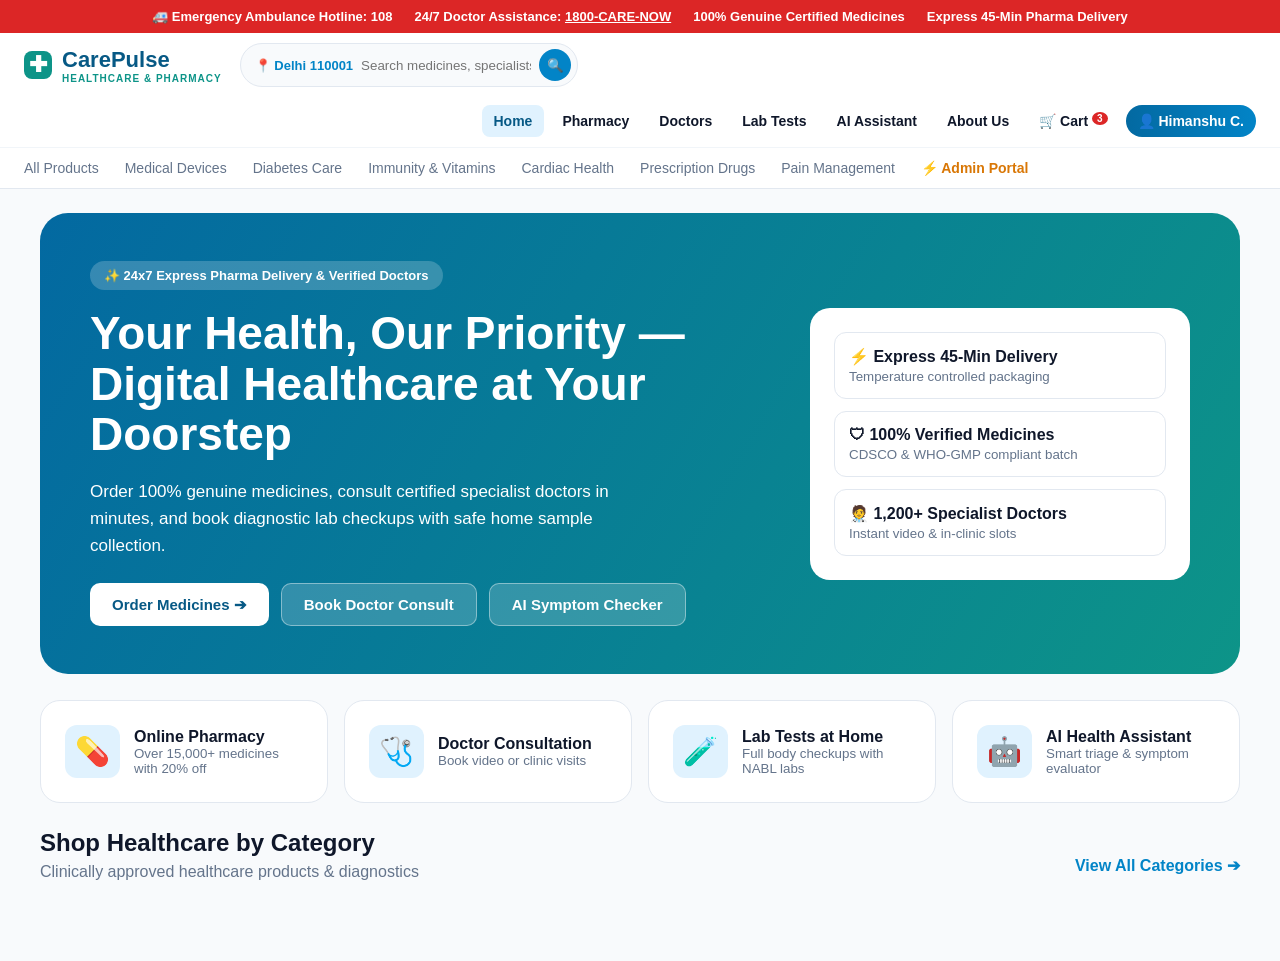
<file: carepulse.html>
<!DOCTYPE html>
<html lang="en">
<head>
<meta charset="UTF-8">
<meta name="viewport" content="width=device-width, initial-scale=1">
<title>CarePulse - Healthcare & Pharmacy</title>
<style>
:root{--blue:#0284c7;--teal:#0d9488;--dark:#0f172a;--mut:#64748b;--bd:#e2e8f0;--bg:#f8fafc;--red:#dc2626}
*{box-sizing:border-box;margin:0;padding:0;font-family:Inter,'Segoe UI',Arial,sans-serif}
body{background:var(--bg);color:var(--dark)}
a{cursor:pointer;color:inherit;text-decoration:none}
.top{background:var(--red);color:#fff;font-size:13px;font-weight:600;padding:9px 20px;display:flex;gap:22px;flex-wrap:wrap;justify-content:center}
header{background:#fff;border-bottom:1px solid var(--bd);position:sticky;top:0;z-index:5}
.nav{display:flex;align-items:center;gap:18px;padding:10px 24px;flex-wrap:wrap}
.logo{display:flex;align-items:center;gap:10px;font-weight:800;color:#075985;font-size:22px}
.logo i{background:var(--teal);color:#fff;width:28px;height:28px;border-radius:8px;display:grid;place-items:center;font-style:normal}
.logo small{display:block;font-size:10px;color:var(--teal);letter-spacing:1px}
.search{display:flex;align-items:center;border:1px solid var(--bd);border-radius:30px;padding:5px 6px 5px 14px;gap:8px;background:#f8fafc}
.search input{border:0;background:none;outline:0;width:170px}
.search b{color:var(--blue);font-size:13px}
.search button{background:var(--blue);color:#fff;border:0;border-radius:50%;width:32px;height:32px;cursor:pointer}
.links{display:flex;gap:6px;margin-left:auto;align-items:center;flex-wrap:wrap}
.links a{padding:8px 12px;border-radius:8px;font-weight:600;font-size:14px}
.links a.on{background:#e0f2fe;color:#075985}
.badge{background:var(--red);color:#fff;border-radius:50%;font-size:10px;padding:1px 5px;vertical-align:top}
.user{background:linear-gradient(90deg,#0369a1,#0284c7);color:#fff!important;border-radius:30px!important}
.cats{display:flex;gap:26px;padding:12px 24px;overflow-x:auto;font-size:14px;font-weight:500;color:var(--mut);border-top:1px solid #f1f5f9}
.cats a{white-space:nowrap}.cats a.adm{color:#d97706;font-weight:700}
main{max-width:1280px;margin:auto;padding:24px 40px 60px}
.page{display:none}.page.on{display:block}
h1{font-size:28px}h2{font-size:24px}
.sub{color:var(--mut);margin:6px 0 20px}
.card{background:#fff;border:1px solid var(--bd);border-radius:20px;padding:24px}
.btn{display:inline-block;border:0;border-radius:10px;padding:12px 22px;font-weight:700;cursor:pointer;font-size:15px;background:var(--blue);color:#fff}
.btn.g{background:var(--teal)}.btn.w{background:#fff;color:#075985}.btn.o{background:#fff;color:var(--dark);border:1px solid var(--bd)}
.btn.t{background:rgba(255,255,255,.18);color:#fff;border:1px solid rgba(255,255,255,.4)}
.hero{background:linear-gradient(120deg,#0369a1,#0d9488);color:#fff;border-radius:28px;padding:48px 50px;display:flex;gap:40px;flex-wrap:wrap;align-items:center;justify-content:space-between}
.hero h1{font-size:46px;line-height:1.1;max-width:600px;margin:18px 0}
.pill{background:rgba(255,255,255,.2);border-radius:20px;padding:7px 14px;font-size:13px;font-weight:700;display:inline-block}
.hero p{max-width:520px;line-height:1.6;margin-bottom:24px;font-size:17px}
.hero .btns{display:flex;gap:12px;flex-wrap:wrap}
.hbox{background:#fff;color:var(--dark);border-radius:20px;padding:24px;width:380px;display:grid;gap:12px}
.hbox div{border:1px solid var(--bd);border-radius:12px;padding:14px}.hbox small{color:var(--mut);display:block;margin-top:3px}
.grid4{display:grid;grid-template-columns:repeat(auto-fit,minmax(230px,1fr));gap:16px;margin:26px 0}
.feat{display:flex;gap:14px;align-items:center}.feat span{font-size:28px;background:#e0f2fe;border-radius:12px;padding:10px}
.feat small{color:var(--mut);display:block}
.row{display:flex;justify-content:space-between;align-items:center;gap:14px;flex-wrap:wrap}
.two{display:grid;grid-template-columns:1fr 1fr;max-width:960px;margin:20px auto;border:1px solid var(--bd);border-radius:24px;overflow:hidden;background:#fff}
.two>div{padding:40px}.two .side{background:linear-gradient(135deg,#e0f2fe,#f0fdfa);display:grid;place-items:center}
label{display:block;font-size:14px;font-weight:600;margin:16px 0 6px}
input.f,select.f{width:100%;padding:12px 14px;border:1px solid var(--bd);border-radius:10px;font-size:15px;background:#fff}
.full{width:100%;margin-top:18px}
.ticks li{list-style:none;margin:12px 0;font-weight:600;font-size:14px}.ticks li:before{content:"✓";color:#16a34a;background:#dcfce7;border-radius:50%;padding:2px 6px;margin-right:10px}
.crumb{font-size:14px;color:var(--mut);margin-bottom:16px}
.prod{display:grid;grid-template-columns:1fr 1.2fr;gap:36px}
.pimg{background:#f8fafc;border:1px solid var(--bd);border-radius:16px;height:380px;display:grid;place-items:center;font-size:110px}
.tag{background:#dcfce7;color:#15803d;font-size:12px;font-weight:700;padding:5px 10px;border-radius:6px}
.price{font-size:36px;font-weight:800}.price s{font-size:18px;color:#94a3b8;margin:0 10px}
.chips span{display:inline-block;background:#f1f5f9;border:1px solid var(--bd);border-radius:20px;padding:8px 14px;margin:4px 4px 0 0;font-size:14px;font-weight:600}
.qty{display:inline-flex;border:1px solid var(--bd);border-radius:8px;align-items:center}
.qty button{border:0;background:none;padding:10px 14px;cursor:pointer;font-weight:700}.qty b{padding:0 12px}
.stats{display:grid;grid-template-columns:repeat(auto-fit,minmax(200px,1fr));gap:16px;margin-top:20px}
.stats .card{text-align:center}.stats h2{font-size:38px}
.about{background:#111c33;color:#fff;border-radius:24px;padding:46px;margin-bottom:30px}.about h1{font-size:40px;margin:14px 0;max-width:640px}.about p{max-width:660px;line-height:1.7;margin-bottom:22px;color:#cbd5e1}
.cart{display:grid;grid-template-columns:2fr 1fr;gap:26px;align-items:start}
.ci{display:grid;grid-template-columns:30px 60px 1fr 110px 120px 80px 30px;gap:14px;align-items:center;padding:18px 0;border-bottom:1px solid var(--bd)}
.ci s{color:#94a3b8;font-size:13px;display:block}.ci em{font-style:normal;font-size:30px}
.sum div{display:flex;justify-content:space-between;margin:12px 0;color:#475569}
.free{color:#059669;font-weight:700}.tot{font-size:22px;font-weight:800;color:var(--dark)!important;border-top:1px solid var(--bd);padding-top:14px}
.steps{display:flex;gap:30px;justify-content:center;margin-bottom:24px;font-weight:700;color:#94a3b8}.steps .d{color:var(--teal)}.steps .c{color:var(--blue)}
.rx{background:#ecfdf5;border:1px solid #a7f3d0;color:#065f46;padding:16px;border-radius:12px;margin:16px 0}
.pay{display:flex;gap:14px;align-items:center;border:1px solid var(--bd);border-radius:12px;padding:16px;margin:12px 0;cursor:pointer}
.pay.sel{border-color:var(--blue);background:#f0f9ff}.pay small{color:var(--mut);display:block}
.tl{list-style:none;margin-top:20px}.tl li{padding:0 0 22px 46px;position:relative}
.tl li:before{content:"✓";position:absolute;left:0;top:0;width:30px;height:30px;border-radius:50%;background:#10b981;color:#fff;display:grid;place-items:center}
.tl li.live:before{content:"🛵";background:#dbeafe}.tl small{color:var(--blue);font-weight:700;display:block}.tl p{color:var(--mut);font-size:14px}
.eta{background:#ecfdf5;border:1px solid #6ee7b7;color:#065f46;font-weight:700;padding:10px 20px;border-radius:30px}
.fil{display:flex;gap:10px;flex-wrap:wrap;margin-bottom:20px}.fil button{border:1px solid var(--bd);background:#fff;border-radius:30px;padding:10px 18px;font-weight:600;cursor:pointer}.fil button.on{background:var(--blue);color:#fff}
.doc{display:flex;gap:24px;justify-content:space-between;flex-wrap:wrap;margin-bottom:20px}
.doc h3{font-size:22px}.doc .sp{color:var(--blue);font-weight:700;margin:6px 0}.doc .bk{background:#f8fafc;border:1px solid var(--bd);border-radius:12px;padding:18px;min-width:400px}
.slots{display:flex;gap:8px;margin:10px 0 14px;flex-wrap:wrap}.slots span{border:1px solid var(--bd);background:#fff;border-radius:8px;padding:8px 12px;font-size:13px;font-weight:600;cursor:pointer}.slots span.on{background:#e0f2fe;border-color:var(--blue)}
.sym{display:flex;gap:10px;flex-wrap:wrap;margin:10px 0 20px}.sym span{border:1px solid var(--bd);border-radius:30px;padding:10px 16px;cursor:pointer;font-weight:600;font-size:14px;background:#f8fafc}.sym span.on{background:var(--blue);color:#fff}
.res{background:#fffbeb;border:1px solid #fde68a;border-radius:14px;padding:20px;margin-top:22px;color:#78350f;display:none}
.kpi h2{font-size:42px;text-align:center}.kpi p{text-align:center;font-weight:700}.kpi small{display:block;text-align:center;color:var(--mut)}
table{width:100%;border-collapse:collapse}th,td{text-align:left;padding:16px 18px;border-bottom:1px solid #f1f5f9}th{background:#f1f5f9}
.yes,.no,.act{font-size:12px;font-weight:800;padding:4px 10px;border-radius:6px}.no,.act{background:#dcfce7;color:#15803d}.yes{background:#fee2e2;color:#b91c1c}
.sb{border:1px solid var(--bd);border-radius:8px;padding:8px 10px;background:#fff;font-size:13px;cursor:pointer}
#toast{position:fixed;bottom:24px;right:24px;background:var(--dark);color:#fff;padding:14px 20px;border-radius:10px;display:none;z-index:9}
@media(max-width:850px){main{padding:16px}.two,.prod,.cart{grid-template-columns:1fr}.ci{grid-template-columns:30px 1fr 80px}.hero h1{font-size:32px}.doc .bk{min-width:0;width:100%}}
</style>
</head>
<body>
<div class="top"><span>🚑 Emergency Ambulance Hotline: 108</span><span>24/7 Doctor Assistance: <u>1800-CARE-NOW</u></span><span>100% Genuine Certified Medicines</span><span>Express 45-Min Pharma Delivery</span></div>
<header>
<div class="nav">
 <a class="logo" onclick="go('home')"><i>✚</i><div>CarePulse<small>HEALTHCARE & PHARMACY</small></div></a>
 <div class="search"><b>📍 Delhi 110001</b><input placeholder="Search medicines, specialists"><button>🔍</button></div>
 <nav class="links" id="links">
  <a data-p="home" onclick="go('home')">Home</a><a data-p="product" onclick="go('product')">Pharmacy</a><a data-p="doctors" onclick="go('doctors')">Doctors</a><a>Lab Tests</a><a data-p="ai" onclick="go('ai')">AI Assistant</a><a data-p="about" onclick="go('about')">About Us</a>
  <a data-p="cart" onclick="go('cart')">🛒 Cart <span class="badge" id="cnt">3</span></a>
  <a class="user" onclick="go('login')">👤 Himanshu C.</a>
 </nav>
</div>
<div class="cats"><a>All Products</a><a>Medical Devices</a><a>Diabetes Care</a><a>Immunity & Vitamins</a><a>Cardiac Health</a><a>Prescription Drugs</a><a>Pain Management</a><a class="adm" onclick="go('admin')">⚡ Admin Portal</a></div>
</header>

<main>
<!-- 1 HOME -->
<section class="page" id="home">
 <div class="hero"><div><span class="pill">✨ 24x7 Express Pharma Delivery & Verified Doctors</span>
  <h1>Your Health, Our Priority — Digital Healthcare at Your Doorstep</h1>
  <p>Order 100% genuine medicines, consult certified specialist doctors in minutes, and book diagnostic lab checkups with safe home sample collection.</p>
  <div class="btns"><button class="btn w" onclick="go('product')">Order Medicines ➔</button><button class="btn t" onclick="go('doctors')">Book Doctor Consult</button><button class="btn t" onclick="go('ai')">AI Symptom Checker</button></div></div>
  <div class="hbox"><div><b>⚡ Express 45-Min Delivery</b><small>Temperature controlled packaging</small></div><div><b>🛡 100% Verified Medicines</b><small>CDSCO & WHO-GMP compliant batch</small></div><div><b>🧑‍⚕️ 1,200+ Specialist Doctors</b><small>Instant video & in-clinic slots</small></div></div></div>
 <div class="grid4">
  <div class="card feat"><span>💊</span><div><b>Online Pharmacy</b><small>Over 15,000+ medicines with 20% off</small></div></div>
  <div class="card feat"><span>🩺</span><div><b>Doctor Consultation</b><small>Book video or clinic visits</small></div></div>
  <div class="card feat"><span>🧪</span><div><b>Lab Tests at Home</b><small>Full body checkups with NABL labs</small></div></div>
  <div class="card feat"><span>🤖</span><div><b>AI Health Assistant</b><small>Smart triage & symptom evaluator</small></div></div>
 </div>
 <div class="row"><div><h2>Shop Healthcare by Category</h2><p class="sub">Clinically approved healthcare products & diagnostics</p></div><a style="color:var(--blue);font-weight:700">View All Categories ➔</a></div>
</section>

<!-- 2 REGISTER -->
<section class="page" id="register"><div class="two">
 <div><h1>Create Your Health Account</h1><p class="sub">Join CarePulse to manage prescriptions, doctors, and orders.</p>
  <label>Full Name</label><input class="f" value="Himanshu Choudhari">
  <label>Email Address</label><input class="f" type="email" value="himanshu.choudhari@gmail.com">
  <label>Phone Number</label><input class="f" value="+91 98765 43210">
  <label>Blood Group & Emergency Vitals</label><select class="f"><option>A Positive (A+)</option><option selected>B Positive (B+)</option><option>O Positive (O+)</option><option>AB Positive (AB+)</option></select>
  <label>Create Password</label><input class="f" type="password" value="password123456">
  <button class="btn full" onclick="toast('Account created!');go('login')">Create Account</button></div>
 <div class="side"><div class="card" style="text-align:center"><div style="font-size:70px">🏥</div><h2 style="color:#075985;margin:14px 0">More Than Just An Online Pharmacy</h2><p class="sub">Get exclusive healthcare deals, personalized dosage reminders, and effortless appointment scheduling.</p>
  <ul class="ticks" style="text-align:left"><li>Fast & Reliable 45-Min Delivery</li><li>100% Genuine Certified Medicines</li><li>Free Teleconsultation on First Order</li><li>24/7 Dedicated Pharmacist Support</li></ul></div></div>
</div></section>

<!-- 3 LOGIN -->
<section class="page" id="login"><div class="two">
 <div class="side"><div class="card"><b style="color:#075985">✚ CarePulse Health</b><h2 style="color:#075985;margin:12px 0">Welcome Back, Himanshu Choudhari 👋</h2><p class="sub">Log in to access your prescriptions, track active medicine dispatches, and consult your doctors.</p>
  <div style="font-size:50px;text-align:center">🩺💊📦</div>
  <div class="row" style="justify-content:space-around;text-align:center;border-top:1px solid var(--bd);margin-top:16px;padding-top:14px"><div><b style="color:var(--blue);font-size:20px">45m</b><br><small>Fast Delivery</small></div><div><b style="color:#16a34a;font-size:20px">100%</b><br><small>Secure Payments</small></div><div><b style="color:#d97706;font-size:20px">24/7</b><br><small>Doctor Care</small></div></div></div></div>
 <div><h1>Patient Login</h1><p class="sub">Enter your email and password to log in to your account.</p>
  <label>Email Address</label><input class="f" value="himanshu.choudhari@gmail.com">
  <label>Password</label><input class="f" type="password" value="12345678">
  <div class="row" style="margin-top:14px;font-size:14px"><span><input type="checkbox" checked> Remember me</span><a style="color:var(--blue);font-weight:600">Forgot Password?</a></div>
  <button class="btn full" onclick="toast('Logged in successfully');go('home')">Login to Dashboard</button>
  <div class="row" style="margin-top:12px"><button class="sb" style="flex:1" onclick="go('home')">Auto Patient Demo</button><button class="sb" style="flex:1" onclick="go('admin')">Auto Pharmacist Admin</button></div>
  <p style="text-align:center;color:var(--mut);margin:16px 0">— OR —</p><button class="btn o full" style="margin-top:0">Continue with Google</button>
  <p style="text-align:center;color:var(--mut);margin-top:16px;font-size:14px">Don't have an account? <a style="color:var(--blue);font-weight:700" onclick="go('register')">Register Now</a></p></div>
</div></section>

<!-- 4 PRODUCT -->
<section class="page" id="product">
 <p class="crumb">Home › Pharmacy › Medical Devices › <b style="color:var(--dark)">Omron HEM-7120 Smart Digital Blood Pressure Monitor with IntelliWrap</b></p>
 <div class="card prod"><div><div class="pimg">🩺</div></div>
  <div><small style="color:var(--blue);font-weight:700">OMRON HEALTHCARE</small><h1 style="margin:6px 0">Omron HEM-7120 Smart Digital Blood Pressure Monitor with IntelliWrap</h1>
  <p><span class="tag" style="background:#10b981;color:#fff">★ 4.8</span> (1420 Verified Patient Reviews) &nbsp; <span class="tag">IN STOCK (42 UNITS LEFT)</span></p>
  <p class="price" style="margin:16px 0">₹1849<s>₹2490</s><span class="tag" style="font-size:15px">26% OFF</span></p>
  <p class="sub" style="line-height:1.6">The Omron HEM-7120 is a clinically validated, compact blood pressure monitor that operates on the oscillometric principle for precise and effortless blood pressure measurements with irregular heartbeat alert.</p>
  <div class="chips"><span>✓ Clinically Validated Accuracy (AAMI / ESH)</span><span>✓ IntelliWrap 360° Cuff Accuracy</span><span>✓ One-Touch Automatic Measurement</span><span>✓ Hypertension Indicator & Arrhythmia Sensor</span><span>✓ 3-Year Official Brand Warranty</span></div>
  <div class="row" style="margin-top:22px;gap:12px"><div class="qty"><button onclick="pq(-1)">-</button><b id="pqty">1</b><button onclick="pq(1)">+</button></div><button class="btn" style="flex:1" onclick="addCart()">🛒 Add to Cart</button><button class="btn g" style="flex:1" onclick="addCart();go('checkout')">⚡ Buy Now</button></div>
  <div class="card row" style="margin-top:20px;padding:14px;font-size:13px;border-radius:12px"><span><b>🚚 Free Express Shipping</b><br>Orders above ₹500</span><span><b>🔄 7 Days Return Policy</b><br>For sealed items</span><span><b>🛡 100% Genuine Care</b><br>Direct pharmaceutical source</span></div></div></div>
</section>

<!-- 5 ABOUT -->
<section class="page" id="about">
 <div class="about"><span class="pill" style="font-size:12px">ABOUT CAREPULSE HEALTHCARE</span><h1>Your Trusted Online Healthcare & Wellness Partner</h1><p>At CarePulse, we believe exceptional healthcare should be simple, secure, and universally accessible. From doorstep delivery of authentic medicines to on-demand teleconsultations with top hospital doctors, we are pioneering digital health across India.</p>
 <button class="btn w" onclick="go('product')">Explore Medicine Store</button> <button class="btn t" onclick="go('doctors')">Meet Our Doctors</button></div>
 <h2>From a Vision to India's Fastest Growing Health Platform</h2><p class="sub">Delivering trust, medical precision, and care every single day</p>
 <div class="stats"><div class="card"><h2 style="color:var(--blue)">250K+</h2><b>Happy Patients</b><p class="sub">Served across 120+ cities</p></div><div class="card"><h2 style="color:var(--teal)">15,000+</h2><b>Verified Medicines</b><p class="sub">100% genuine batch tracked</p></div><div class="card"><h2 style="color:#f59e0b">4.9 ★</h2><b>Average Patient Rating</b><p class="sub">From 48,000+ reviews</p></div><div class="card"><h2 style="color:#7c3aed">1,200+</h2><b>Certified Doctors</b><p class="sub">Covering 30+ medical specialties</p></div></div>
</section>

<!-- 6 CART -->
<section class="page" id="cart"><div class="cart">
 <div class="card"><div class="row"><div><h2>Your Healthcare Cart</h2><p class="sub" style="margin-bottom:0">Review your selected medicines and diagnostic essentials before checkout</p></div><button class="btn o" onclick="go('product')">+ Continue Shopping</button></div><div id="items" style="margin-top:20px;border-top:1px solid var(--bd)"></div>
 <div class="row" style="margin-top:20px"><button class="btn o" onclick="cart=[];renderCart()">Clear Cart</button><span class="sub" style="margin:0">Estimated Express Delivery: <b>Today in 45 Mins</b></span></div></div>
 <div class="card sum"><h3>Order Summary</h3><div><span id="sc">Subtotal</span><span id="st"></span></div><div><span>Delivery Charges</span><span class="free">FREE</span></div><div><span>Medical Handling & Packaging</span><span class="free">FREE</span></div><div class="tot"><span>Total Amount</span><span id="tt"></span></div>
 <div class="row" style="flex-wrap:nowrap"><input class="f" placeholder="COUPON CODE (E.G. HEALTH20)"><button class="btn" onclick="toast('Coupon applied')">Apply</button></div>
 <button class="btn full" onclick="go('checkout')">Proceed to Checkout ➔</button><p class="sub" style="text-align:center;margin-top:14px;font-size:13px">🔒 256-Bit SSL Encrypted Checkout<br>UPI · VISA · Mastercard · Mediclaim</p></div>
</div></section>

<!-- 7 CHECKOUT -->
<section class="page" id="checkout">
 <div class="steps"><span class="d">✓ 1. Patient & Address</span><span class="c">② 2. Payment Method</span><span>③ 3. Order Placed</span></div>
 <div class="cart"><div>
  <div class="card row"><div><b>📍 Delivery to: Himanshu Choudhari (+91 98765-43210)</b><p class="sub" style="margin:6px 0 0">Flat 402, Royal Palms Heights, Sector 14, New Delhi - 110001</p></div><button class="btn o">Change</button></div>
  <div class="rx row"><div><b>📄 Doctor's Prescription Attached: Dr_Saxena_Rx_03Oct.pdf</b><br><small>Verified by Registered Pharmacist Dr. Raman Gupta (Reg #DL-8821)</small></div><b>VERIFIED ✓</b></div>
  <div class="card"><h2>Select Payment Method</h2><p class="sub">Choose your preferred secure payment method to complete order.</p>
  <div class="pay"><span>💳</span><div><b>Credit / Debit Card</b><small>Pay securely using Visa, MasterCard, RuPay, or American Express</small></div></div>
  <div class="pay sel"><span>📱</span><div><b>UPI Instant Pay (Fastest)</b><small>Pay using Google Pay, PhonePe, Paytm, BHIM or any UPI App</small></div></div>
  <div class="pay"><span>🏥</span><div><b>Cashless Mediclaim / Health Insurance</b><small>Star Health, HDFC ERGO, ICICI Lombard & Ayushman Bharat TPA</small></div></div>
  <div class="pay"><span>🏦</span><div><b>Net Banking</b><small>All major Indian banks supported (HDFC, SBI, ICICI, Axis)</small></div></div>
  <button class="btn full" onclick="toast('Order placed!');go('track')">Pay & Place Order</button></div></div>
 <div class="card sum"><h3>Order Summary</h3><div id="cks"></div><div><span>Shipping Charges</span><span class="free">FREE</span></div><div class="tot"><span>Total Amount</span><span id="ctt"></span></div><div class="rx" style="background:#f8fafc;border-color:var(--bd);color:var(--mut);text-align:center;font-size:13px">🔒 100% Secure Payment Guarantee<br>Authorized partner of CDSCO certified pharmacies.</div></div></div>
</section>

<!-- 8 TRACK -->
<section class="page" id="track">
 <p class="crumb">Home › My Orders › <b style="color:var(--dark)">Track Order #CP-948210</b></p>
 <div class="card row"><div><h2>📦 Order #CP-948210</h2><p class="sub" style="margin:0">Placed on Today, 02:30 PM • Delivery to <b>Sector 14, New Delhi</b></p></div><span class="eta">⚡ Arriving in 35 mins (Express Pharma)</span></div>
 <div class="cart" style="margin-top:20px"><div class="card"><h3>Prescription & Delivery Timeline</h3><ul class="tl">
  <li><small>Today, 02:15 PM</small><b>Order Placed & Payment Confirmed</b><p>Payment of ₹2347 received via UPI (Google Pay)</p></li>
  <li><small>Today, 02:18 PM</small><b>Prescription Verified by Registered Pharmacist</b><p>Reviewed and approved by Dr. Raman Gupta (Reg #DL-8821)</p></li>
  <li><small>Today, 02:26 PM</small><b>Packed with Cold-Chain Temperature Control</b><p>Sealed in medical tamper-proof packaging (Vitals Box #402)</p></li>
  <li><small>Today, 02:35 PM</small><b>Dispatched from Apollo-Care Central Hub</b><p>Handed over to verified healthcare courier</p></li>
  <li class="live"><small>Live Right Now (2.4 km away)</small><b style="color:var(--blue)">Out for Delivery</b><p>Your healthcare rider is on the way on an Electric Vehicle</p></li></ul></div>
 <div class="card sum"><h3>Items in this Delivery</h3><div><span><b>Omron HEM-7120 BP Monitor</b><br><small>Quantity: 1</small></span><b>₹1849</b></div><div><span><b>Celin 500mg Vitamin C & Zinc</b><br><small>Quantity: 2</small></span><b>₹498</b></div><div><span>Subtotal</span><span>₹2347</span></div><div><span>Express Pharma Delivery</span><span class="free">FREE</span></div><div class="tot"><span>Paid Amount</span><span>₹2347</span></div><button class="btn o full">Download GST Tax Invoice & Rx</button><p class="sub" style="background:#f1f5f9;padding:14px;border-radius:10px;margin-top:16px;font-size:13px"><b>Need Help with this Order?</b><br>Chat with our licensed pharmacist 24/7 or call 1800-CARE-PULSE.</p></div></div>
</section>

<!-- 9 DOCTORS -->
<section class="page" id="doctors">
 <h1>Verified Specialist Doctor Consultations</h1><p class="sub">Book high-definition video consultations or in-clinic appointments with leading hospital specialists</p>
 <div class="card fil" id="fil"></div><div id="docs"></div>
</section>

<!-- 10 AI -->
<section class="page" id="ai"><div class="card" style="max-width:860px;margin:auto">
 <div style="text-align:center"><span class="tag" style="background:#e0f2fe;color:#0369a1">AI CLINICAL TRIAGE ASSISTANT</span><h1 style="margin:14px 0">Interactive AI Symptom Checker</h1><p class="sub">Select the symptoms you are experiencing to receive an instant medical risk evaluation, triage assessment, and recommended specialist doctor.</p></div>
 <b>Select Your Primary Symptoms:</b><div class="sym" id="sym"></div>
 <div class="row" style="gap:20px"><div style="flex:1"><label style="margin-top:0">Symptom Duration:</label><select class="f"><option>Less than 24 hours</option><option selected>1 to 3 days</option><option>4 to 7 days</option><option>More than a week</option></select></div>
 <div style="flex:1"><label style="margin-top:0">Severity Level:</label><select class="f" id="sev"><option>Mild</option><option selected>Moderate (Discomforting)</option><option>Severe</option></select></div></div>
 <button class="btn full" onclick="analyze()">🤖 Analyze Symptoms with AI Clinical Triage</button>
 <div class="res" id="res"></div></div>
</section>

<!-- 11 ADMIN -->
<section class="page" id="admin">
 <div class="row"><div><h1>Pharmacist & Admin Command Portal</h1><p class="sub">Real-time inventory control, prescription verification queue, and live order status management</p></div><button class="btn" onclick="addMed()">+ Add New Medicine</button></div>
 <div class="grid4 kpi">
  <div class="card"><h2 style="color:var(--blue)">148</h2><p>Active Orders</p><small>34 out for delivery</small></div>
  <div class="card"><h2 style="color:#d97706">12</h2><p>Pending Rx Approvals</p><small>Pharmacist review required</small></div>
  <div class="card"><h2 style="color:#10b981">₹3,42,800</h2><p>Today's Revenue</p><small>+18.4% from yesterday</small></div>
  <div class="card"><h2 style="color:#ef4444">4</h2><p>Low Stock Alerts</p><small>Requires warehouse restock</small></div></div>
 <div class="card" style="padding:0;overflow:hidden"><div class="row" style="padding:20px 24px"><h3>Pharmacy Inventory & Pricing</h3><input class="f" style="width:220px" id="q" placeholder="Search SKU or Brand..." oninput="renderInv()"></div>
 <div style="overflow-x:auto"><table><thead><tr><th>Product Name</th><th>Category</th><th>Selling Price</th><th>MRP</th><th>Stock Units</th><th>Rx Required</th><th>Status</th><th>Action</th></tr></thead><tbody id="inv"></tbody></table></div></div>
</section>
</main>
<div id="toast"></div>

<script>
const $=id=>document.getElementById(id);
const PRODUCTS={bp:{n:"Omron HEM-7120 Smart Digital Blood Pressure Monitor with IntelliWrap",c:"Medical Devices",p:1849,m:2490,e:"🩺"},vc:{n:"Celin 500mg Vitamin C & Zinc Chewable Immunity Tablets (60 Tabs)",c:"Vitamins & Nutrition",p:249,m:340,e:"🍊"}};
let cart=[{id:"bp",q:1},{id:"vc",q:2}],pqty=1;
let inv=[["Omron HEM-7120 Smart Digital Blood Pressure Monitor",'Medical Devices',1849,2490,42,0],["Accu-Chek Instant Blood Glucose Glucometer",'Diabetes Care',1199,1599,55,0],["Celin 500mg Vitamin C & Zinc Chewable",'Vitamins & Nutrition',249,340,120,0],["Augmentin 625 Duo Antibiotic Tablets",'Prescription Rx',204,223,85,1],["Dr. Trust Professional Pulse Oximeter",'Medical Devices',899,1450,38,0]];
const docs=[["Dr. Ayesha Sharma","Interventional Cardiology","MBBS, MD (Medicine), DM (Cardiology) • 14+ Years Experience","Fortis Escorts Heart Institute","4.95 (520+ Reviews)",800,["10:30 AM","11:45 AM","04:00 PM","06:30 PM"],"Cardiology"],["Dr. Rajesh K. Varma","General Medicine & Diabetology","MBBS, MD (Internal Medicine), FACP • 18+ Years Experience","Max Super Speciality Hospital","4.88 (840+ Reviews)",600,["09:00 AM","11:00 AM","02:30 PM","05:15 PM"],"Diabetology"],["Dr. Neha Kapoor","Dermatology","MBBS, MD (Dermatology) • 10+ Years Experience","Apollo Hospitals","4.90 (610+ Reviews)",700,["10:00 AM","12:30 PM","03:45 PM"],"Dermatology"]];
const specs=["All Specialties (1,200+)","Cardiology","Diabetology","Dermatology","Orthopedics","Pediatrics","Mental Wellness"];
const syms=["🔥 High Fever","😮‍💨 Dry Cough","😣 Persistent Headache","Shortness of Breath","⚡ Chest Tightness","😵 Extreme Fatigue","🤢 Nausea / Stomach Upset","🩹 Joint / Body Aches"];
const R=n=>"₹"+n.toLocaleString("en-IN");

function go(p){document.querySelectorAll(".page").forEach(s=>s.classList.toggle("on",s.id===p));
 document.querySelectorAll("#links a[data-p]").forEach(a=>a.classList.toggle("on",a.dataset.p===p));
 if(p==="cart")renderCart();if(p==="checkout")renderCheckout();window.scrollTo(0,0)}
function toast(m){const t=$("toast");t.textContent=m;t.style.display="block";setTimeout(()=>t.style.display="none",2200)}
function pq(d){pqty=Math.max(1,pqty+d);$("pqty").textContent=pqty}
function addCart(){const i=cart.find(x=>x.id==="bp");i?i.q+=pqty:cart.push({id:"bp",q:pqty});updCount();toast("Added to cart")}
function updCount(){$("cnt").textContent=cart.reduce((a,b)=>a+b.q,0)}
function total(){return cart.reduce((a,i)=>a+PRODUCTS[i.id].p*i.q,0)}
function renderCart(){
 $("items").innerHTML=cart.length?cart.map((i,k)=>{const p=PRODUCTS[i.id];return `<div class="ci"><input type="checkbox" checked><em>${p.e}</em><div><b>${p.n}</b><small class="sub">${p.c} • OTC</small></div><div><b>${R(p.p)}</b><s>${R(p.m)}</s></div><div class="qty"><button onclick="cq(${k},-1)">-</button><b>${i.q}</b><button onclick="cq(${k},1)">+</button></div><b>${R(p.p*i.q)}</b><a onclick="cart.splice(${k},1);renderCart()">✕</a></div>`}).join(""):`<p class="sub" style="padding:30px">Your cart is empty. Add medicines to get started.</p>`;
 $("sc").textContent=`Subtotal (${cart.reduce((a,b)=>a+b.q,0)} items)`;$("st").textContent=$("tt").textContent=R(total());updCount()}
function cq(k,d){cart[k].q=Math.max(1,cart[k].q+d);renderCart()}
function renderCheckout(){$("cks").innerHTML=cart.map(i=>`<div><span>${PRODUCTS[i.id].n.slice(0,24)}…<br><small>Qty: ${i.q}</small></span><b>${R(PRODUCTS[i.id].p*i.q)}</b></div>`).join("");$("ctt").textContent=R(total())}
document.querySelectorAll(".pay").forEach(p=>p.onclick=()=>{document.querySelectorAll(".pay").forEach(x=>x.classList.remove("sel"));p.classList.add("sel")});

function renderDocs(f="All"){
 $("fil").innerHTML=specs.map((s,i)=>`<button class="${(i==0&&f=="All")||s==f?'on':''}" onclick="renderDocs('${i?s:'All'}')">${s}</button>`).join("");
 $("docs").innerHTML=docs.filter(d=>f=="All"||d[7]==f).map(d=>`<div class="card doc"><div><h3>${d[0]} <span class="tag" style="font-size:11px">AVAILABLE TODAY</span></h3><p class="sp">${d[1]}</p><p class="sub" style="margin:4px 0">${d[2]}</p><p><b>🏥 ${d[3]}</b></p><p style="margin-top:8px">⭐ ${d[4]} &nbsp; 98% Patient Satisfaction</p></div>
 <div class="bk"><div class="row"><span class="sub" style="margin:0">Consultation Fee:</span><b style="color:var(--blue);font-size:24px">₹${d[5]}</b></div><small><b>Select Available Slot:</b></small><div class="slots">${d[6].map((s,i)=>`<span class="${i?'':'on'}" onclick="this.parentNode.querySelectorAll('span').forEach(x=>x.classList.remove('on'));this.classList.add('on')">${s}</span>`).join("")}</div><button class="btn full" style="margin:0" onclick="toast('Consultation booked with ${d[0]}')">Book Instant Consult</button></div></div>`).join("")||`<p class="sub">No doctors found for this specialty yet.</p>`}

$("sym").innerHTML=syms.map((s,i)=>`<span class="${i<2?'on':''}" onclick="this.classList.toggle('on')">${s}</span>`).join("");
function analyze(){
 const on=[...document.querySelectorAll("#sym .on")].map(x=>x.textContent.replace(/^\S+\s/,"").trim()),r=$("res");r.style.display="block";
 if(!on.length){r.innerHTML="Please select at least one symptom to analyze.";return}
 const danger=on.some(s=>/Chest|Shortness/.test(s));
 r.innerHTML=danger?`<h3>🚨 HIGH RISK: Possible cardio-respiratory emergency</h3><p style="margin:10px 0">Chest tightness or breathlessness can be serious. Call <b>108</b> or visit the nearest emergency room immediately.</p><button class="btn" onclick="go('doctors')">Consult a Cardiologist</button>`
 :`<h3>📋 Preliminary Clinical Assessment: Acute Upper Respiratory Infection <span class="tag" style="background:#fde68a;color:#92400e">${$("sev").value.split(" ")[0].toUpperCase()} RISK</span></h3><p style="margin:10px 0">Your combination of <b>${on.join("</b> and <b>")}</b> indicates a probable viral respiratory infection or early seasonal influenza. No acute cardiac emergency indicators detected.</p><p>Recommended: rest, fluids, and a General Physician consult if symptoms last beyond 3 days.</p><button class="btn" style="margin-top:14px" onclick="go('doctors')">Book General Physician</button><p style="font-size:12px;margin-top:12px">This is not a medical diagnosis. Consult a doctor.</p>`}

function renderInv(){const q=$("q").value.toLowerCase();
 $("inv").innerHTML=inv.filter(r=>r[0].toLowerCase().includes(q)).map(r=>`<tr><td><b>${r[0]}</b></td><td>${r[1]}</td><td><b>${R(r[2])}</b></td><td style="color:#94a3b8">${R(r[3])}</td><td style="color:${r[4]<50?'#d97706':'#15803d'};font-weight:700">${r[4]} units</td><td><span class="${r[5]?'yes':'no'}">${r[5]?'YES (RX)':'NO'}</span></td><td><span class="act">ACTIVE</span></td><td><button class="sb" onclick="upd('${r[0].replace(/'/g,"")}')">Update Stock</button></td></tr>`).join("")}
function upd(n){const r=inv.find(x=>x[0].replace(/'/g,"")==n),v=prompt("New stock units for "+n,r[4]);if(v!==null&&!isNaN(v)){r[4]=+v;renderInv()}}
function addMed(){const n=prompt("Medicine name:");if(!n)return;const p=+prompt("Selling price (₹):",100);inv.push([n,"General",p,Math.round(p*1.2),50,0]);renderInv()}

renderDocs();renderInv();renderCart();go("home");
</script>
</body>
</html>
</file>
